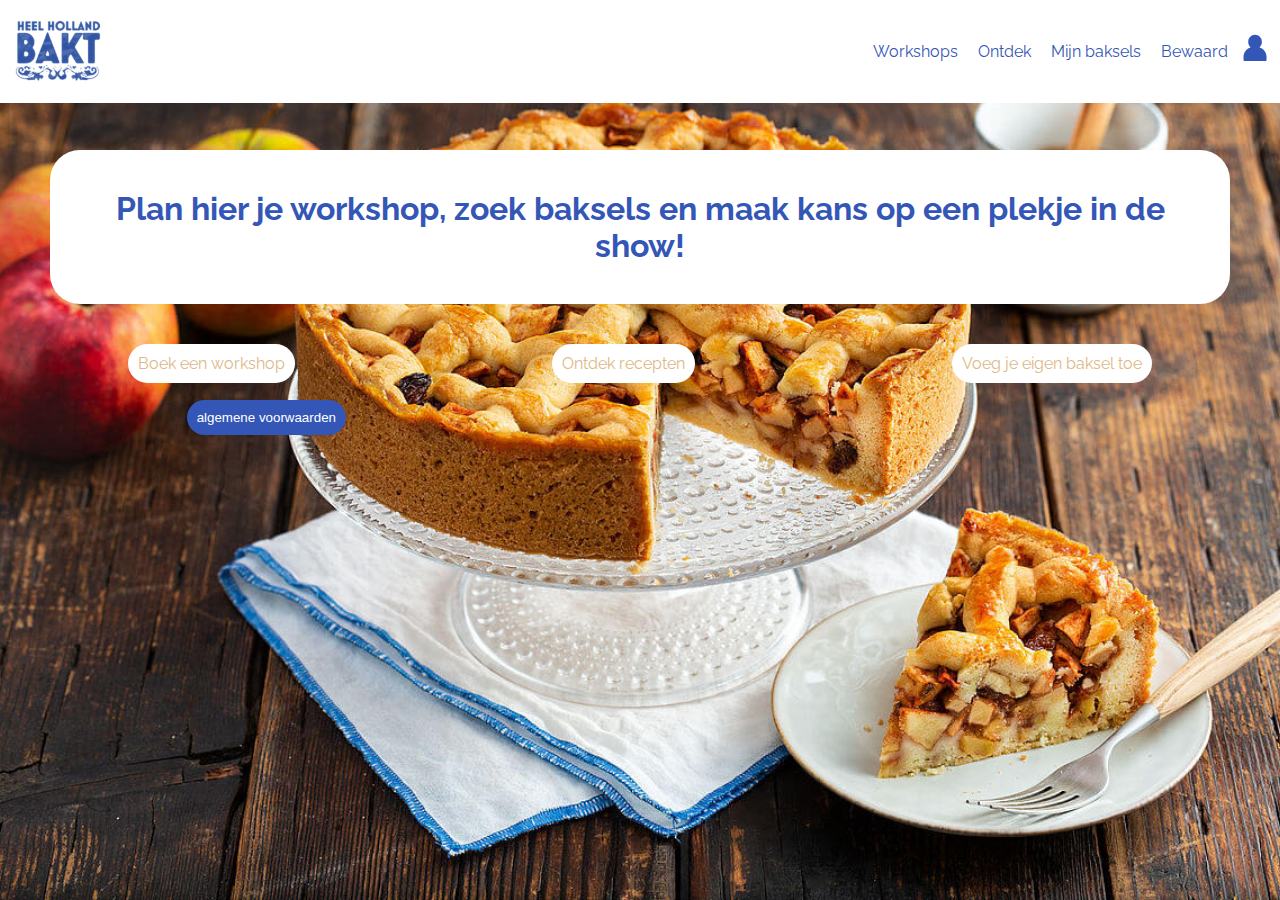
<file: index.html>
<!DOCTYPE html>
<html lang="en">
<head>
    <meta charset="UTF-8">
    <title>Heel Holland Bakt</title>
    <link rel="stylesheet" href="style.css">
    <meta name="viewport" content="width=device-width, initial-scale=1">
   <link href="https://fonts.googleapis.com/css?family=Raleway:400,700&display=swap" rel="stylesheet">
</head>
<body>
        <header>
        <nav>
           
           <ul>
               <li><a href="index.html"><img class="logo"src="images/hhb%20logo%20.png" alt="heel holland bakt logo"></a>
               </li>
               <li><img class="profielicoon mobiledisplay" src="images/profiel-icoon.svg" alt="profielicoon">
               </li>
           </ul>
            
               <ul>
                <li><a href="workshops.html">Workshops</a>
                </li>
                <li><a href="">Ontdek</a>
                </li>
                <li><a href="">Mijn baksels</a>
                <li><a href="">Bewaard</a>
                </li>
                <li class="profielicoon mobilenone"><a href=""><img src="images/profiel-icoon.svg" alt="profielicoon"></a></li>
            </ul>
        </nav>
    </header>
    <main>
    <h1 class="homepaginatekst">Plan hier je workshop, zoek baksels en maak kans op een plekje in de show!</h1> 
    
    <section class="homepagelink">
        <a href="workshops.html">Boek een workshop</a>
        <a href="">Ontdek recepten</a>
        <a href="">Voeg je eigen baksel toe</a>
    </section>
   
     
     <section>
         <button>algemene voorwaarden</button>
          <p class="alg"> 1.1 Gebruik cookies.
Naast door u zelf verstrekte gegevens worden ook gegevens verzameld met betrekking tot het bezoek van de mediaplatforms. Alle gegevens worden enerzijds gebruikt voor anoniem, statistisch onderzoek en anderzijds om de mediaplatforms zoveel mogelijk op de voorkeuren van de gebruikers af te stemmen. Dit laatste gebeurt onder meer door het gebruik van cookies. Meer informatie over cookies vindt u hieronder.Wat zijn Cookies, Tags/Beacons en JavaScripts?

Websites hanteren handige en nuttige technieken die het gebruiksgemak verhogen en die de site zo interessant mogelijk maken voor elke bezoeker. Bekendste voorbeelden van dit soort technieken zijn cookies en scripts (hierna samen te noemen “cookies”). Cookies kunnen worden gebruikt door websitehouders of door derde partijen – adverteerders bijvoorbeeld – die communiceren via de website die jij bezoekt.

Het gebruik van cookies is veilig. Er kan geen persoonlijke informatie, zoals een telefoonnummer of een e-mailadres, uit cookies worden herleid. Cookies kunnen dus niet worden gebruikt voor e-mail en telemarketing acties.

Om te bepalen welke onderdelen van de website het meest interessant zijn voor onze bezoekers, proberen wij continu te meten met behulp van de software van comScore Digital Analytix. Het is onderdeel van de (wettelijke) taak van de Publieke Omroep om te rapporteren over onze prestaties. Daarvoor is het nodig om webstatistieken bij te houden. Ook nemen wij deel aan het landelijke internetbereiksonderzoek DDMM.

Hiervoor gebruiken wij cookies, tags/beacons en JavaScript zodat wij de browser kunnen herkennen en op die manier het aantal bezoekers aan onze websites kunnen meten. Beacons en tags zijn synoniemen. Tags worden gebruikt om bezoek en gebruik van een website te kunnen laten meten. 

Cookies gezet door comScore bevatten alleen een uniek nummer en zijn NPO-specifiek, deze worden niet gebruikt om NPO-bezoekers buiten de NPO-sites te volgen. JavaScript zorgt ervoor dat metingen niet gecached kunnen worden zodat we een herhaalde page-view kunnen tellen. Daarnaast wordt JavaScript ook gebruikt voor technische metingen om te meten welke plug-ins populair zijn, hiermee worden beslissingen genomen of een videospeler Flash, Silverlight of HTML5 moet ondersteunen.

Van de informatie die wij zo verzamelen worden statistieken gemaakt. Deze statistieken geven ons inzicht in hoe vaak onze webpagina's bezocht worden, waar bezoekers de meeste tijd doorbrengen, enzovoort. Hierdoor zijn wij in staat structuur, navigatie en inhoud van de website zo gebruiksvriendelijk mogelijk te maken. De statistieken en overige rapportages kunnen wij niet herleiden tot personen.

Wij vinden het van groot belang dat je weet welke cookies onze websites inzetten en voor welke doeleinden ze gebruikt worden. We willen namelijk graag én jouw privacy én de gebruiksvriendelijkheid van onze websites zoveel mogelijk waarborgen. Hieronder lees je meer over de cookies die gebruikt worden door en via onze websites en voor welke doeleinden.</p>
         
     </section>           
                 
    </main>
    <script src="java.js"></script>
</body>
</html>
</file>
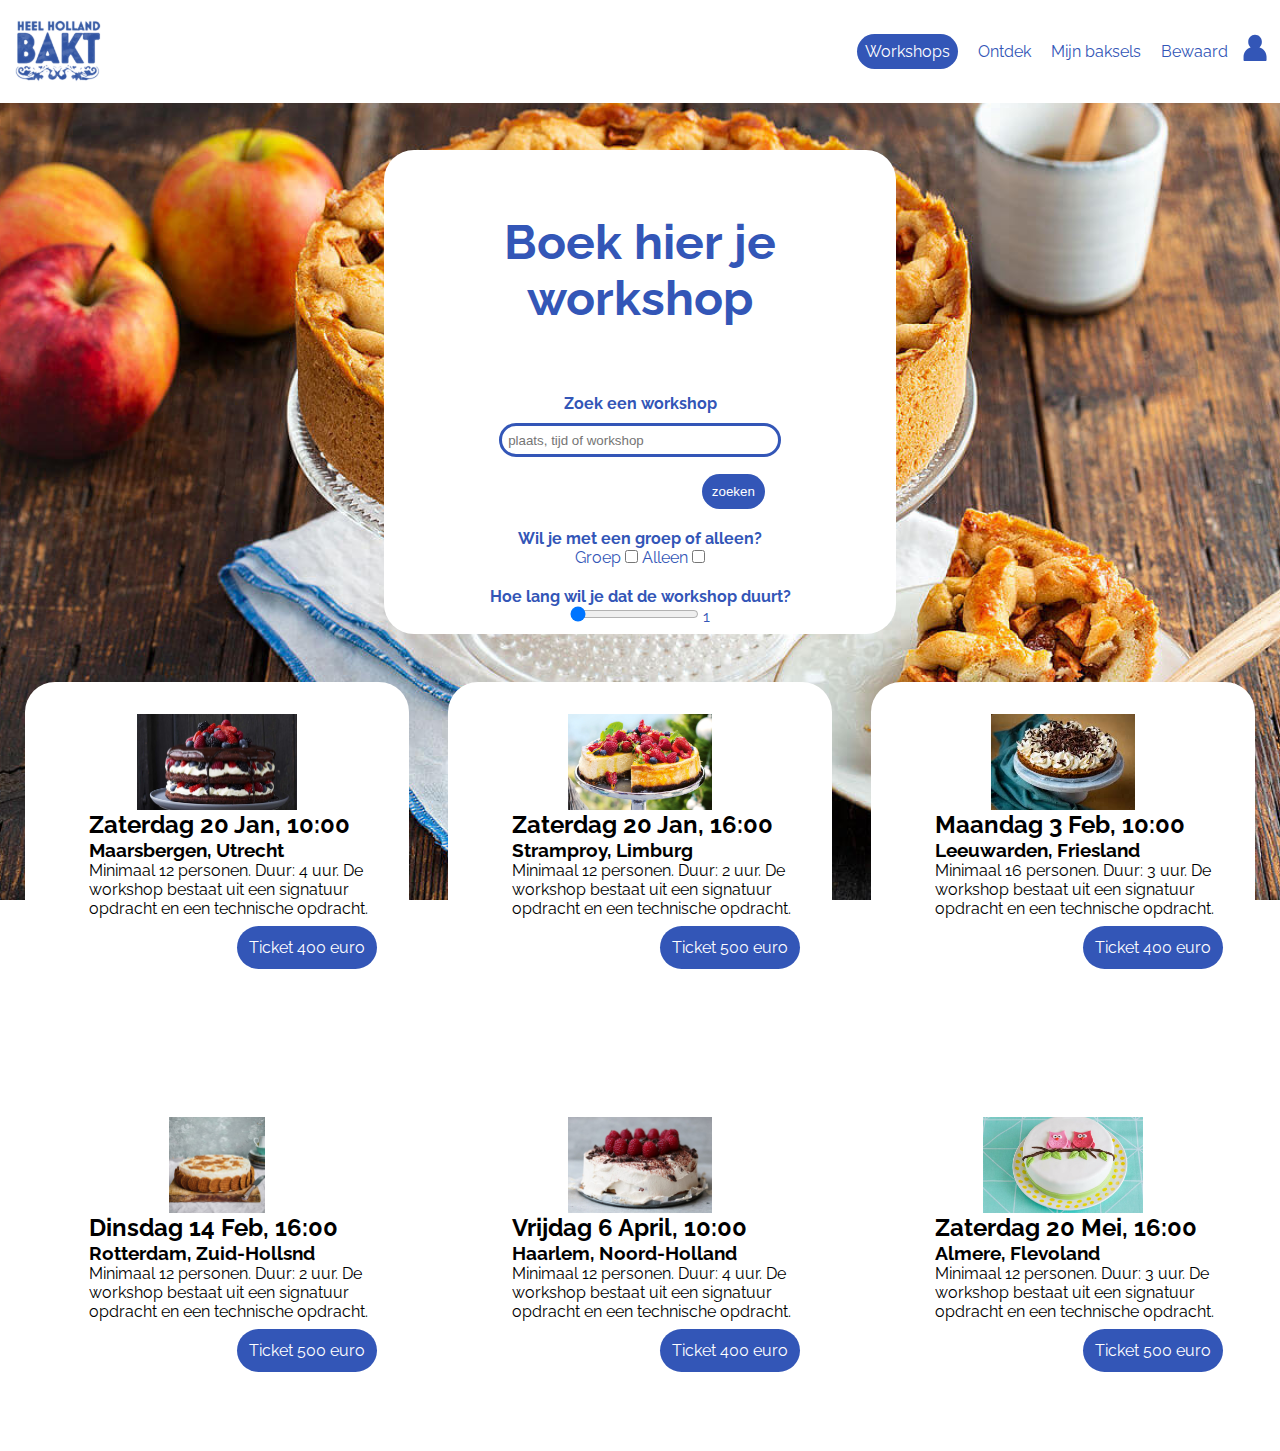
<file: workshops.html>
<!DOCTYPE html>
<html lang="en">
<head>
    <meta charset="UTF-8">
    <title>Workshops</title>
    <link rel="stylesheet" href="style.css">
    <meta name="viewport" content="width=device-width, initial-scale=1">
    <link href="https://fonts.googleapis.com/css?family=Raleway:400,700&display=swap" rel="stylesheet">
</head>
<body>
     <header>
        <nav>
           
           <ul>
               <li><a href="index.html"><img class="logo"src="images/hhb%20logo%20.png" alt="heel holland bakt logo"></a>
               </li>
               <li><img class="profielicoon mobiledisplay" src="images/profiel-icoon.svg" alt="profielicoon">
               </li>
           </ul>
            
               <ul>
                <li class='actief'><a href="workshops.html">Workshops</a>
                </li>
                <li><a href="">Ontdek</a>
                </li>
                <li><a href="">Mijn baksels</a>
                <li><a href="">Bewaard</a>
                </li>
                <li class="profielicoon mobilenone"><a href=""><img src="images/profiel-icoon.svg" alt="profielicoon"></a></li>
            </ul>
        </nav>
    </header>
    <main>
       
        <section class=tekstenzoekveld>
        <h1 class='workshophoofdtekst'>Boek hier je workshop</h1>
      
        <form action="">
            <fieldset>
            <label for="zoek">Zoek een workshop</label>
            <input class='zoekbalk' type="text" id='zoek' placeholder="plaats, tijd of workshop">
            <button class="ticketlink">zoeken</button>
            </fieldset>
            
            <fieldset>
           <!-- <label for="groep">Wil je met een groep of alleen</label> -->
           <legend>Wil je met een groep of alleen?</legend>
            <label for="groep">Groep</label>
            <input type="checkbox" id='groep'  >
            <label for="alleen">Alleen</label>
            <input type="checkbox" id='alleen'  >

            </fieldset>
           
            <fieldset>
            <legend>Hoe lang wil je dat de workshop duurt?</legend>
            <input type="range" name="rating" value="1" min="1" max="4" oninput="rating_disp.value = rating.value">
            <output id="rating_disp">1</output>
                
            </fieldset>
        </form>
       
       
        </section>
       
   <section class='workshopblok'>    
        <section class='workshops'>
            <img class='taart' src="images/chocoladetaart%20met%20rood%20fruit.jpg" alt="chocoladetaart">
            <div class='workshoptekst'>
            <h2>Zaterdag 20 Jan, 10:00</h2>
            <h3>Maarsbergen, Utrecht </h3>
            <p>Minimaal 12 personen. Duur: 4 uur. De workshop bestaat uit een signatuur opdracht en een technische opdracht.</p>
            <a class='ticketlink' href="#">Ticket 400 euro</a>
            </div>
            
        </section>
        
        <section class='workshops'>
            <img class='taart' src="images/baked-fruitcake-cheesecake.webp" alt="fruit cheesecake">
            <div class='workshoptekst'>
            <h2>Zaterdag 20 Jan, 16:00</h2>
            <h3>Stramproy, Limburg </h3>
            <p>Minimaal 12 personen. Duur: 2 uur. De workshop bestaat uit een signatuur opdracht en een technische opdracht.</p>
            <a class='ticketlink'href="#">Ticket 500 euro</a>
            </div>
        </section>
        
         <section class='workshops'>
            <img class='taart' src="images/banaan%20taart.jpg" alt="Banaan taart">
            <div class='workshoptekst'>
            <h2>Maandag 3 Feb, 10:00</h2>
            <h3>Leeuwarden, Friesland </h3>
            <p>Minimaal 16 personen. Duur: 3 uur. De workshop bestaat uit een signatuur opdracht en een technische opdracht.</p>
            <a class='ticketlink'href="#">Ticket 400 euro</a>
            </div>
        </section>
        
         <section class='workshops'>
            <img class='taart' src="images/Stroopwafeltaart.jpg" alt="Stroopwafeltaart">
            <div class='workshoptekst'>
            <h2>Dinsdag 14 Feb, 16:00</h2>
            <h3>Rotterdam, Zuid-Hollsnd </h3>
            <p>Minimaal 12 personen. Duur: 2 uur. De workshop bestaat uit een signatuur opdracht en een technische opdracht.</p>
            <a class='ticketlink'href="#">Ticket 500 euro</a>
            </div>
        </section>
        
         <section class='workshops'>
            <img class='taart' src="images/tiramisu.jpg" alt="tiramisu">
            <div class='workshoptekst'>
            <h2>Vrijdag 6 April, 10:00</h2>
            <h3>Haarlem, Noord-Holland </h3>
            <p>Minimaal 12 personen. Duur: 4 uur. De workshop bestaat uit een signatuur opdracht en een technische opdracht.</p>
            <a class='ticketlink'href="#">Ticket 400 euro</a>
            </div>
        </section>
        
         <section class='workshops'>
            <img class='taart' src="images/uiltjes-taart.jpg" alt="uiltjestaart">
            <div class='workshoptekst'>
            <h2>Zaterdag 20 Mei, 16:00</h2>
            <h3>Almere, Flevoland</h3>
            <p>Minimaal 12 personen. Duur: 3 uur. De workshop bestaat uit een signatuur opdracht en een technische opdracht.</p>
            <a class='ticketlink'href="#">Ticket 500 euro</a>
            </div>
        </section>
    </section> 
    
    </main>
</body>
</html>
</file>
<file: style.css>
* {
    padding: 0;
    margin: 0;
    border: 0;
}
body {
    /* bron: https://css-tricks.com/perfect-full-page-background-image/ */
    background: url('images/appeltaart.jpg') no-repeat center center fixed;
    background-size: cover;
  -webkit-background-size: cover;
  -moz-background-size: cover;
  -o-background-size: cover;
    font-family: 'Raleway', sans-serif;
  
}


/* NAVIGATIE
--------------------------------------------------------*/
nav {
    color: rgb(51, 86, 183);
    padding-top: 1em;
    padding-bottom: 1em;
    display:flex;
    flex-direction: column;
    justify-content: space-between;
    background-color: white;
    width:100%;
    position: fixed;
    top:0;
   
   
}

/* dit gaat over het profiel icoontje, en of hij zichtbaar is */
.mobilenone{
    display: none;
}
.profielicoon{
    width: 32px;
    margin-left: auto;
}
nav ul {
    list-style-type: none;
    /* Hier maak je een flexbox aan*/
    display: flex;
    flex-wrap: wrap;
    justify-content: space-around;
    align-items: center;
}


ul li {
    margin: 0 10px;
    transition: all 0.1s ease-in;
}

ul li:hover{
    transform: scale(1.1);
    text-decoration: underline;
 
}

a {
    text-decoration: none;

}

ul a {
        color: rgb(51, 86, 183);

}

ul li.actief a{
    color: white;
    background-color: rgb(51, 86, 183);
    padding: 0.5em;
    border-radius: 30px;
}

.logo{
    width: 6rem;
    height: auto;
    align-self: center;
    
}
/* dit spreek het profiel icoontje aan */
nav ul:first-child {
    display: flex;
    flex-direction: row;
    justify-content: center;
}

/*HOMEPAGINA
-------------------------------------------------------*/
/* de h1 op de homepagina */
h1.homepaginatekst {
    color: rgb(51, 86, 183);
    padding: 40px;
    margin: 150px 50px 30px 50px;
    background-color: white;
    border-radius: 30px;
    text-align: center;
}

/* linkjes op de homepagina */
section.homepagelink{
    display: flex;
    flex-wrap: wrap;
    justify-content: space-around;
    align-items: center;
    flex-direction: column;
    
}

section.homepagelink a {
    display: block;
    color: burlywood;
    padding: 10px;
    margin: 10px;
    background-color: white;
    border-radius: 30px;
    text-align: center;
    transition: all 0.1s ease-in;
} 
section.homepagelink a:hover {
    background-color:  rgb(51, 86, 183);
    color:white;
}


/* algemene voorwaarden */



.alg {
    opacity: 0;
    transition: 0.3s;
}

p.yay {
    background-color: white;
    border: 3px solid white;
    margin: 3em;
    padding: 0.5em;
    opacity: 1;
}
/* WORKSHOPPAGINA
-------------------------------------------------------*/

/* Grid gemaakt, minmx geeft aan op welk moment hij breekt als hij te klein wordt */
.workshopblok{
    display:grid;
    grid-template-columns: repeat(auto-fill, minmax(350px, 1fr));
    grid-gap: 20px;
    margin: 15px;
    
}

.taart{
    height: 6em;
    width:auto;
    
}

section.workshops {
    background-color: white;
    margin: 2em auto;
/*    width: 15em;*/
    max-width: 20em;
    padding: 2em;
    border-radius: 30px;
    display: flex;
    justify-content: center;
    flex-wrap: wrap;
}



section.workshops div {
    width:auto;
    flex-direction: column;
    padding-left: 2em;
    min-width: 10em;
    max-width: 30em;
}

/* link van de ticket*/
button, .ticketlink{
    display: inline-block;
    margin-top: 0.5em;
    background-color: rgb(51, 86, 183);
    color: white;
    padding:0.75em;
    border-radius: 30px;
    transition: all 0.1s ease;
    position: relative;
    transform: scale(1);
    transform-origin: top;
    z-index: 0;
}

.ticketlink{
    float: right;
}

button{
    margin-left: 14em;   
}

.tekstenzoekveld .ticketlink {
    float: none;
    display: inline-block;
    z-index: 0;
}

button:hover, .ticketlink:hover{
    transform: scale(1.1);
    top: 0.1em;
    
}

/* hoofdtekst en zoekveld + formulier */
h1.workshophoofdtekst{
    color: rgb(51, 86, 183);
    background-color: white;
    border-radius: 30px;
    margin: auto;
    max-width: 30em;
    padding: 1em ;
    text-align: center;
    font-size: 48px;
    

}

section.tekstenzoekveld{
    color: rgb(51, 86, 183);
    background-color: white;
    border-radius: 30px;
    margin: 1em auto;
    max-width: 30em;
    padding: 1em;
    padding-bottom: 0.5em;
    text-align: center;
    display: flex;
    flex-direction: column;
    margin-top: 150px;
    
}

.zoekbalk{
    border: rgb(51, 86, 183) 3px solid;
    border-radius: 30pc;
    display:inline-block;
    padding: 0.5em 7em 0.5em 0.5em;
    
    margin:auto;
    margin-top: 0.75em;
    margin-bottom: 0.75em;
}

label[for="zoek"]{
    display: block;
    font-weight: 700;
}
fieldset{
    margin-top: 20px;
}

legend{
    font-weight: 700; 
}

input:focus{
    outline: 3px solid pink;
    
}


/* MEDIA QUERY van als het scherm groter wordt dan een tablet formaat */
@media screen and (min-width:768px){
    /* linkjes op de homepage */
    section.homepagelink {
            flex-direction: row;
    }
    /*zichtbaarheid van de profiel icoon*/
    .mobiledisplay {
        display: none;
    } 
    .mobilenone {
        display: block;
    }
    /*navigatie*/
    nav {
        flex-direction: row;
    }
}
</file>
